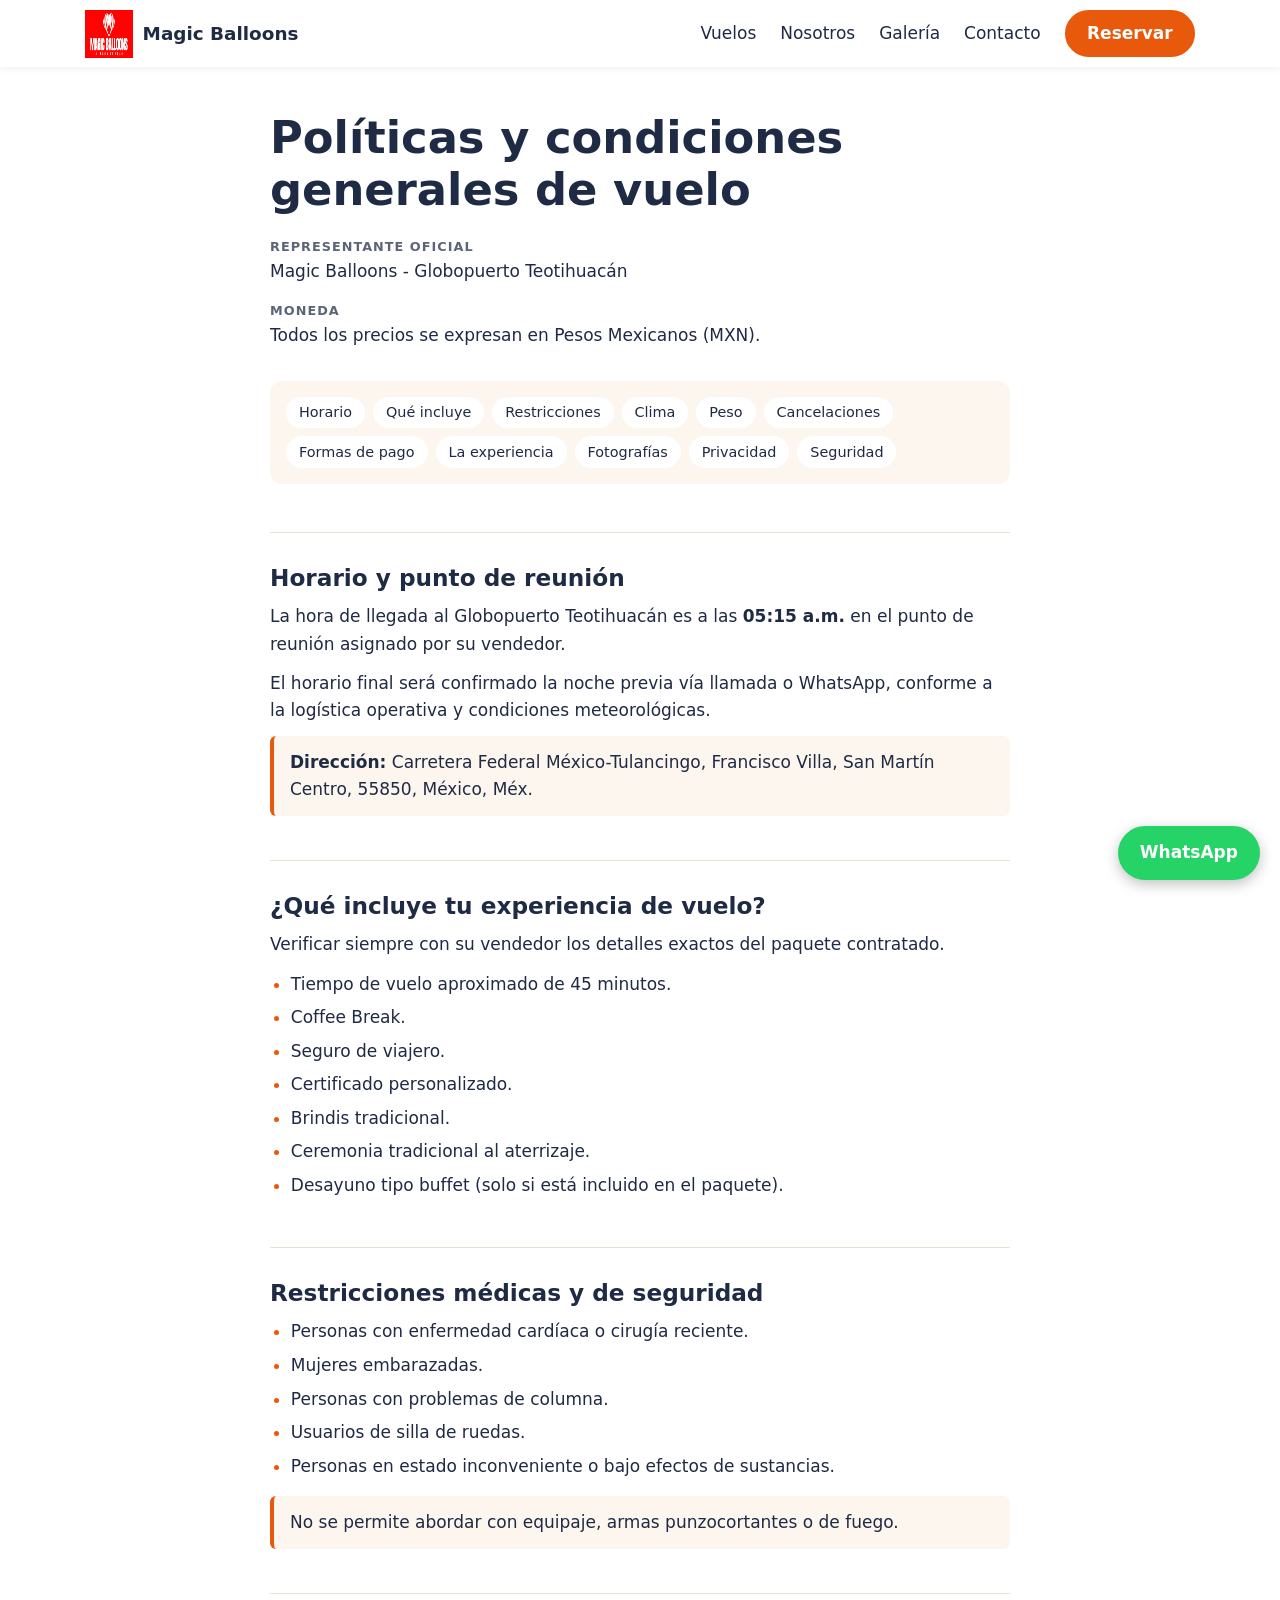
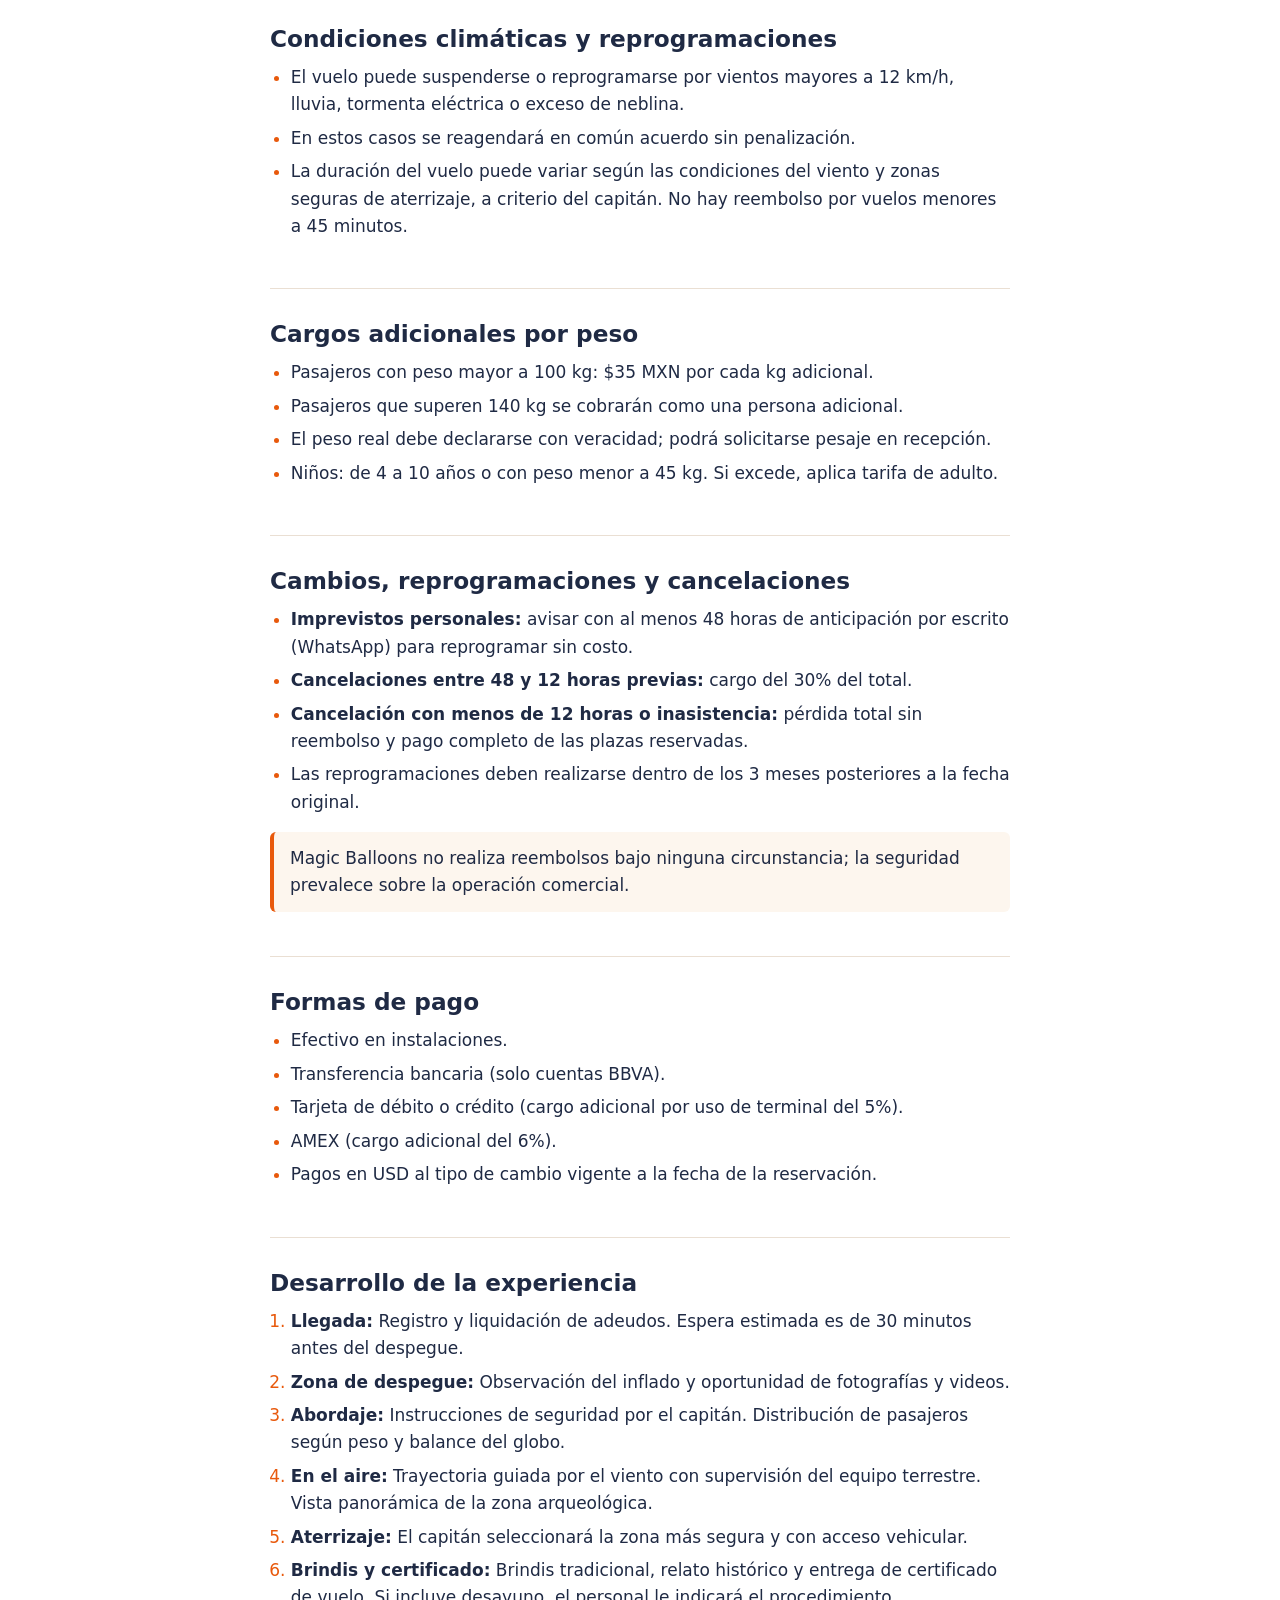
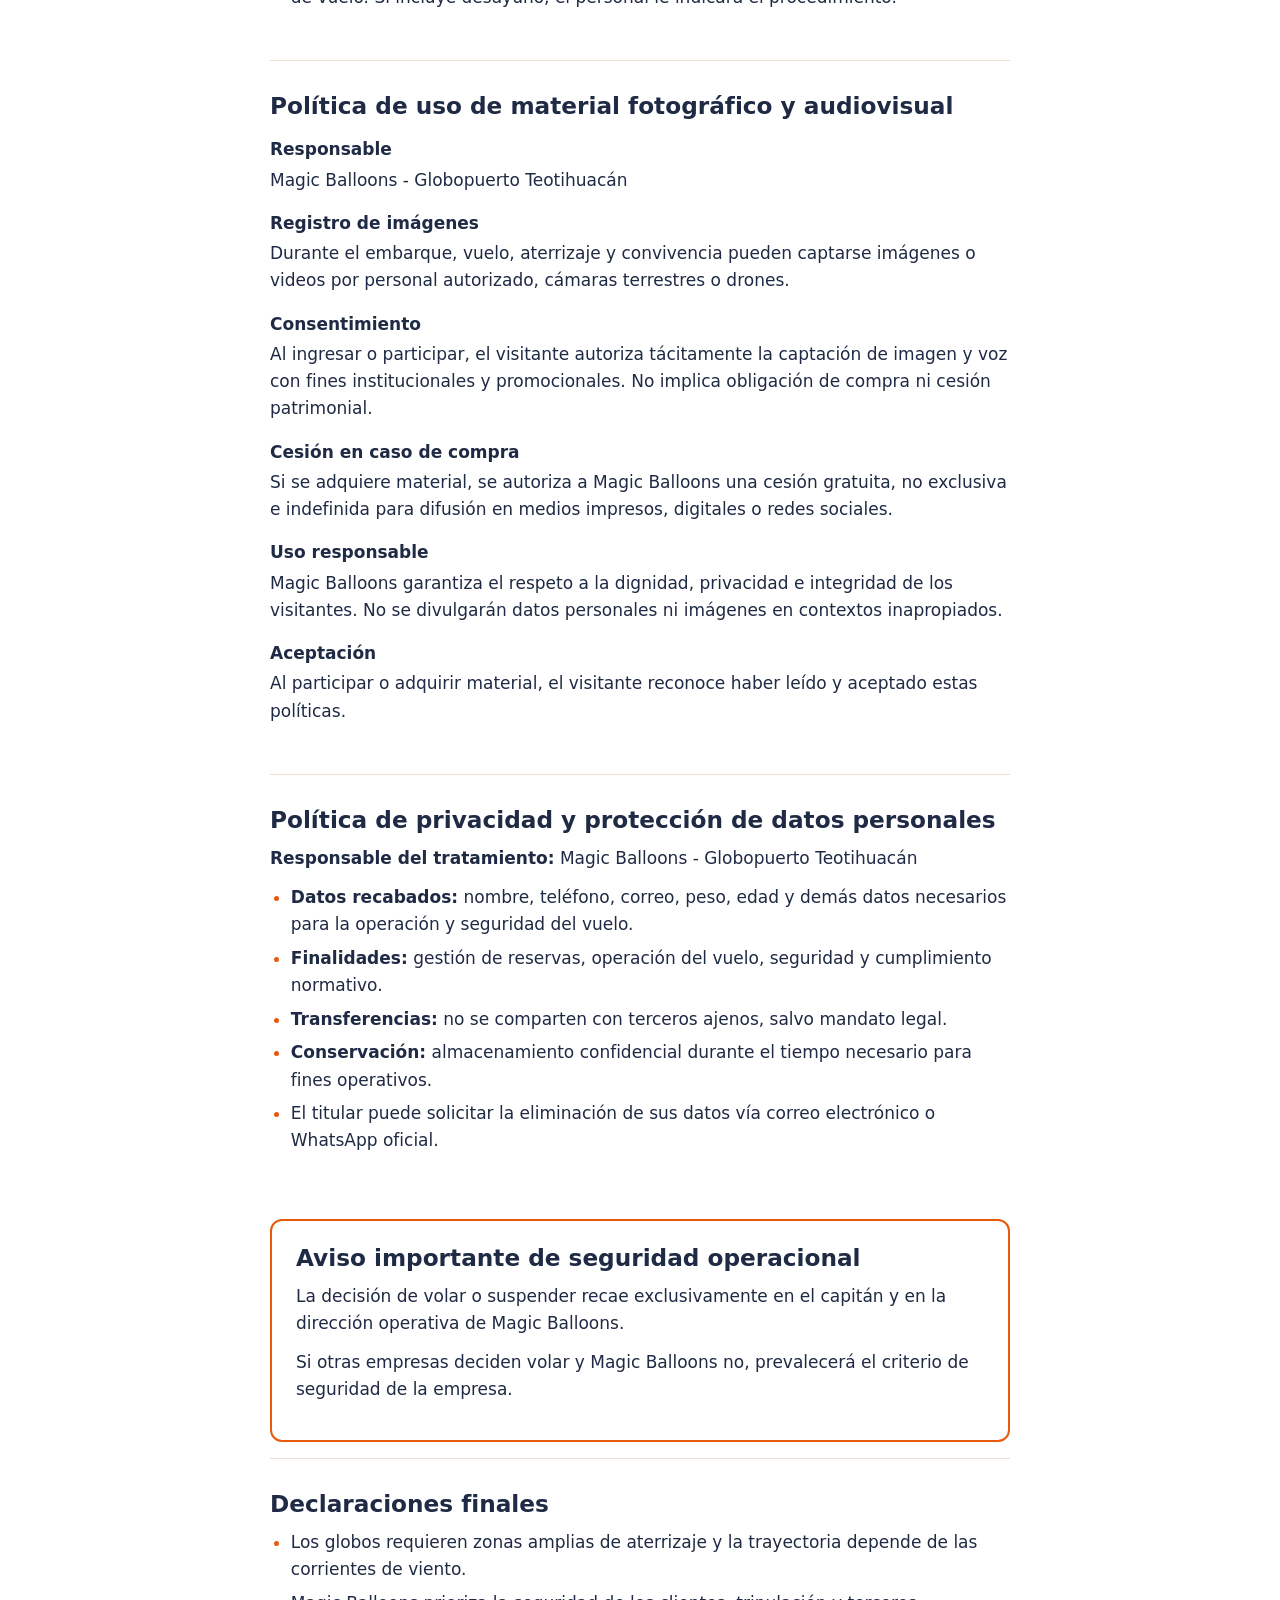
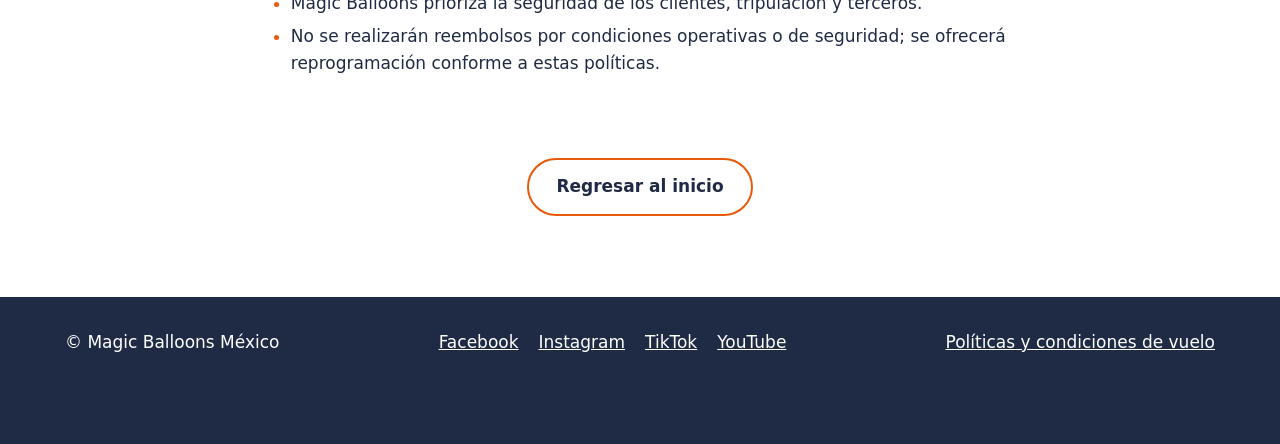
<file: politicas.html>
<!DOCTYPE html>
<html lang="es">
<head>
  <meta charset="UTF-8">
  <meta name="viewport" content="width=device-width, initial-scale=1.0">
  <title>Políticas y condiciones de vuelo — Magic Balloons México</title>
  <meta name="description" content="Políticas y condiciones generales de vuelo de Magic Balloons: horarios, restricciones, clima, cancelaciones, formas de pago y privacidad.">
  <link rel="icon" href="images/logo.png">
  <link rel="stylesheet" href="css/styles.css">
</head>
<body>

  <!-- ENCABEZADO: igual que en index.html, pero los enlaces regresan a la página principal -->
  <header class="header">
    <div class="header__inner">
      <a class="header__logo" href="index.html">
        <img src="images/logo.png" alt="Magic Balloons México" width="48" height="48">
        <span>Magic Balloons</span>
      </a>

      <button class="header__toggle" type="button" aria-expanded="false" aria-controls="menu">
        Menú
      </button>

      <nav class="nav" id="menu">
        <a class="nav__link" href="index.html#vuelos">Vuelos</a>
        <a class="nav__link" href="index.html#nosotros">Nosotros</a>
        <a class="nav__link" href="index.html#galeria">Galería</a>
        <a class="nav__link" href="index.html#contacto">Contacto</a>
        <a class="button button--small" href="https://fareharbor.com/embeds/book/magicballoonsmexico/?full-items=yes&language=es">Reservar</a>
      </nav>
    </div>
  </header>

  <main class="legal">

    <h1 class="legal__title">Políticas y condiciones generales de vuelo</h1>

    <dl class="legal__facts">
      <div>
        <dt>Representante oficial</dt>
        <dd>Magic Balloons - Globopuerto Teotihuacán</dd>
      </div>
      <div>
        <dt>Moneda</dt>
        <dd>Todos los precios se expresan en Pesos Mexicanos (MXN).</dd>
      </div>
    </dl>

    <!-- Índice: cada enlace salta a la sección con el mismo id -->
    <nav class="legal__index" aria-label="Contenido">
      <a href="#horario">Horario</a>
      <a href="#incluye">Qué incluye</a>
      <a href="#restricciones">Restricciones</a>
      <a href="#clima">Clima</a>
      <a href="#peso">Peso</a>
      <a href="#cancelaciones">Cancelaciones</a>
      <a href="#pago">Formas de pago</a>
      <a href="#experiencia">La experiencia</a>
      <a href="#fotografias">Fotografías</a>
      <a href="#privacidad">Privacidad</a>
      <a href="#seguridad">Seguridad</a>
    </nav>


    <section class="legal__section" id="horario">
      <h2>Horario y punto de reunión</h2>
      <p>La hora de llegada al Globopuerto Teotihuacán es a las <strong>05:15 a.m.</strong> en el punto de reunión asignado por su vendedor.</p>
      <p>El horario final será confirmado la noche previa vía llamada o WhatsApp, conforme a la logística operativa y condiciones meteorológicas.</p>
      <p class="legal__note"><strong>Dirección:</strong> Carretera Federal México-Tulancingo, Francisco Villa, San Martín Centro, 55850, México, Méx.</p>
    </section>


    <section class="legal__section" id="incluye">
      <h2>¿Qué incluye tu experiencia de vuelo?</h2>
      <p>Verificar siempre con su vendedor los detalles exactos del paquete contratado.</p>
      <ul>
        <li>Tiempo de vuelo aproximado de 45 minutos.</li>
        <li>Coffee Break.</li>
        <li>Seguro de viajero.</li>
        <li>Certificado personalizado.</li>
        <li>Brindis tradicional.</li>
        <li>Ceremonia tradicional al aterrizaje.</li>
        <li>Desayuno tipo buffet (solo si está incluido en el paquete).</li>
      </ul>
    </section>


    <section class="legal__section" id="restricciones">
      <h2>Restricciones médicas y de seguridad</h2>
      <ul>
        <li>Personas con enfermedad cardíaca o cirugía reciente.</li>
        <li>Mujeres embarazadas.</li>
        <li>Personas con problemas de columna.</li>
        <li>Usuarios de silla de ruedas.</li>
        <li>Personas en estado inconveniente o bajo efectos de sustancias.</li>
      </ul>
      <p class="legal__note">No se permite abordar con equipaje, armas punzocortantes o de fuego.</p>
    </section>


    <section class="legal__section" id="clima">
      <h2>Condiciones climáticas y reprogramaciones</h2>
      <ul>
        <li>El vuelo puede suspenderse o reprogramarse por vientos mayores a 12 km/h, lluvia, tormenta eléctrica o exceso de neblina.</li>
        <li>En estos casos se reagendará en común acuerdo sin penalización.</li>
        <li>La duración del vuelo puede variar según las condiciones del viento y zonas seguras de aterrizaje, a criterio del capitán. No hay reembolso por vuelos menores a 45 minutos.</li>
      </ul>
    </section>


    <section class="legal__section" id="peso">
      <h2>Cargos adicionales por peso</h2>
      <ul>
        <li>Pasajeros con peso mayor a 100 kg: $35 MXN por cada kg adicional.</li>
        <li>Pasajeros que superen 140 kg se cobrarán como una persona adicional.</li>
        <li>El peso real debe declararse con veracidad; podrá solicitarse pesaje en recepción.</li>
        <li>Niños: de 4 a 10 años o con peso menor a 45 kg. Si excede, aplica tarifa de adulto.</li>
      </ul>
    </section>


    <section class="legal__section" id="cancelaciones">
      <h2>Cambios, reprogramaciones y cancelaciones</h2>
      <ul>
        <li><strong>Imprevistos personales:</strong> avisar con al menos 48 horas de anticipación por escrito (WhatsApp) para reprogramar sin costo.</li>
        <li><strong>Cancelaciones entre 48 y 12 horas previas:</strong> cargo del 30% del total.</li>
        <li><strong>Cancelación con menos de 12 horas o inasistencia:</strong> pérdida total sin reembolso y pago completo de las plazas reservadas.</li>
        <li>Las reprogramaciones deben realizarse dentro de los 3 meses posteriores a la fecha original.</li>
      </ul>
      <p class="legal__note">Magic Balloons no realiza reembolsos bajo ninguna circunstancia; la seguridad prevalece sobre la operación comercial.</p>
    </section>


    <section class="legal__section" id="pago">
      <h2>Formas de pago</h2>
      <ul>
        <li>Efectivo en instalaciones.</li>
        <li>Transferencia bancaria (solo cuentas BBVA).</li>
        <li>Tarjeta de débito o crédito (cargo adicional por uso de terminal del 5%).</li>
        <li>AMEX (cargo adicional del 6%).</li>
        <li>Pagos en USD al tipo de cambio vigente a la fecha de la reservación.</li>
      </ul>
    </section>


    <section class="legal__section" id="experiencia">
      <h2>Desarrollo de la experiencia</h2>
      <ol class="legal__steps">
        <li><strong>Llegada:</strong> Registro y liquidación de adeudos. Espera estimada es de 30 minutos antes del despegue.</li>
        <li><strong>Zona de despegue:</strong> Observación del inflado y oportunidad de fotografías y videos.</li>
        <li><strong>Abordaje:</strong> Instrucciones de seguridad por el capitán. Distribución de pasajeros según peso y balance del globo.</li>
        <li><strong>En el aire:</strong> Trayectoria guiada por el viento con supervisión del equipo terrestre. Vista panorámica de la zona arqueológica.</li>
        <li><strong>Aterrizaje:</strong> El capitán seleccionará la zona más segura y con acceso vehicular.</li>
        <li><strong>Brindis y certificado:</strong> Brindis tradicional, relato histórico y entrega de certificado de vuelo. Si incluye desayuno, el personal le indicará el procedimiento.</li>
      </ol>
    </section>


    <section class="legal__section" id="fotografias">
      <h2>Política de uso de material fotográfico y audiovisual</h2>
      <dl class="legal__terms">
        <dt>Responsable</dt>
        <dd>Magic Balloons - Globopuerto Teotihuacán</dd>

        <dt>Registro de imágenes</dt>
        <dd>Durante el embarque, vuelo, aterrizaje y convivencia pueden captarse imágenes o videos por personal autorizado, cámaras terrestres o drones.</dd>

        <dt>Consentimiento</dt>
        <dd>Al ingresar o participar, el visitante autoriza tácitamente la captación de imagen y voz con fines institucionales y promocionales. No implica obligación de compra ni cesión patrimonial.</dd>

        <dt>Cesión en caso de compra</dt>
        <dd>Si se adquiere material, se autoriza a Magic Balloons una cesión gratuita, no exclusiva e indefinida para difusión en medios impresos, digitales o redes sociales.</dd>

        <dt>Uso responsable</dt>
        <dd>Magic Balloons garantiza el respeto a la dignidad, privacidad e integridad de los visitantes. No se divulgarán datos personales ni imágenes en contextos inapropiados.</dd>

        <dt>Aceptación</dt>
        <dd>Al participar o adquirir material, el visitante reconoce haber leído y aceptado estas políticas.</dd>
      </dl>
    </section>


    <section class="legal__section" id="privacidad">
      <h2>Política de privacidad y protección de datos personales</h2>
      <p><strong>Responsable del tratamiento:</strong> Magic Balloons - Globopuerto Teotihuacán</p>
      <ul>
        <li><strong>Datos recabados:</strong> nombre, teléfono, correo, peso, edad y demás datos necesarios para la operación y seguridad del vuelo.</li>
        <li><strong>Finalidades:</strong> gestión de reservas, operación del vuelo, seguridad y cumplimiento normativo.</li>
        <li><strong>Transferencias:</strong> no se comparten con terceros ajenos, salvo mandato legal.</li>
        <li><strong>Conservación:</strong> almacenamiento confidencial durante el tiempo necesario para fines operativos.</li>
        <li>El titular puede solicitar la eliminación de sus datos vía correo electrónico o WhatsApp oficial.</li>
      </ul>
    </section>


    <section class="legal__section legal__section--alert" id="seguridad">
      <h2>Aviso importante de seguridad operacional</h2>
      <p>La decisión de volar o suspender recae exclusivamente en el capitán y en la dirección operativa de Magic Balloons.</p>
      <p>Si otras empresas deciden volar y Magic Balloons no, prevalecerá el criterio de seguridad de la empresa.</p>
    </section>


    <section class="legal__section">
      <h2>Declaraciones finales</h2>
      <ul>
        <li>Los globos requieren zonas amplias de aterrizaje y la trayectoria depende de las corrientes de viento.</li>
        <li>Magic Balloons prioriza la seguridad de los clientes, tripulación y terceros.</li>
        <li>No se realizarán reembolsos por condiciones operativas o de seguridad; se ofrecerá reprogramación conforme a estas políticas.</li>
      </ul>
    </section>

    <p class="legal__back"><a class="button button--ghost" href="index.html">Regresar al inicio</a></p>

  </main>


  <footer class="footer">
    <div class="footer__inner">
      <p>&copy; Magic Balloons México</p>
      <nav class="footer__social">
        <a href="https://www.facebook.com/magicballoonsmexico">Facebook</a>
        <a href="https://www.instagram.com/magicballoonsmexico">Instagram</a>
        <a href="https://www.tiktok.com/@magicballoonsmexico">TikTok</a>
        <a href="https://www.youtube.com/@MagicBallonsMexico">YouTube</a>
      </nav>
      <a href="politicas.html">Políticas y condiciones de vuelo</a>
    </div>
  </footer>

  <a class="whatsapp" href="https://wa.link/82540x" aria-label="Escríbenos por WhatsApp">WhatsApp</a>

  <script src="https://fareharbor.com/embeds/api/v1/?autolightframe=yes"></script>
  <script src="js/main.js"></script>
</body>
</html>
</file>
<file: css/styles.css>
/* ==============================================================
   Magic Balloons — estilos
   Cada bloque de abajo corresponde a una sección de index.html.
   Los nombres siguen el patrón bloque__elemento--variante (BEM):
     .package            la tarjeta
     .package__price     una parte de la tarjeta
     .button--ghost      una versión distinta del botón

   Colores de la marca (búscalos con Ctrl+F para cambiarlos):
     #e8590c  naranja (botones)
     #1f2a44  azul noche (textos y pie de página)
     #fdf6ee  crema (fondos de sección)
   ============================================================== */


/* ---------- Base ---------- */

*,
*::before,
*::after {
  box-sizing: border-box;
}

html {
  scroll-behavior: smooth;
  scroll-padding-top: 72px; /* para que el menú fijo no tape los títulos */
}

body {
  margin: 0;
  font-family: "Segoe UI", system-ui, -apple-system, Roboto, sans-serif;
  font-size: 17px;
  line-height: 1.6;
  color: #1f2a44;
  background: #ffffff;
}

img {
  display: block;
  max-width: 100%;
}

h1,
h2,
h3 {
  line-height: 1.15;
  margin: 0 0 0.5em;
}

a {
  color: inherit;
}


/* ---------- Botones ---------- */

.button {
  display: inline-block;
  padding: 0.8em 1.6em;
  border: 2px solid #e8590c;
  border-radius: 999px;
  background: #e8590c;
  color: #ffffff;
  font-weight: 600;
  text-decoration: none;
  text-align: center;
  transition: background 0.2s, transform 0.2s;
}

.button:hover {
  background: #c94a06;
  border-color: #c94a06;
  transform: translateY(-2px);
}

.button--ghost {
  background: transparent;
  color: inherit;
}

/* Sobre la foto de portada el botón transparente necesita borde blanco */
.hero .button--ghost {
  border-color: #ffffff;
}

.button--ghost:hover {
  background: rgba(232, 89, 12, 0.12);
}

.button--small {
  padding: 0.45em 1.2em;
  color: #ffffff;
}


/* ---------- Encabezado ---------- */

.header {
  position: fixed;
  inset: 0 0 auto 0;
  z-index: 10;
  background: rgba(255, 255, 255, 0.95);
  box-shadow: 0 1px 8px rgba(0, 0, 0, 0.08);
}

.header__inner {
  display: flex;
  align-items: center;
  justify-content: space-between;
  max-width: 1150px;
  margin: 0 auto;
  padding: 0.6rem 1.25rem;
}

.header__logo {
  display: flex;
  align-items: center;
  gap: 0.6rem;
  font-weight: 700;
  font-size: 1.15rem;
  text-decoration: none;
}

.header__toggle {
  display: none;
  padding: 0.4em 1em;
  border: 1px solid #1f2a44;
  border-radius: 6px;
  background: none;
  font: inherit;
  cursor: pointer;
}

.nav {
  display: flex;
  align-items: center;
  gap: 1.5rem;
}

.nav__link {
  font-weight: 500;
  text-decoration: none;
}

.nav__link:hover {
  color: #e8590c;
}


/* ---------- Portada ---------- */

.hero {
  display: flex;
  align-items: center;
  min-height: 92vh;
  padding: 7rem 1.25rem 4rem;
  /* capa oscura encima de la foto para que se lea el texto */
  background:
    linear-gradient(rgba(15, 20, 40, 0.55), rgba(15, 20, 40, 0.35)),
    url("https://magicballoonsmexico.com/wp-content/uploads/2025/09/slide1.jpg") center / cover,
    #1f2a44;
  color: #ffffff;
}

.hero__content {
  max-width: 1150px;
  width: 100%;
  margin: 0 auto;
}

.hero__eyebrow {
  margin: 0 0 0.5rem;
  text-transform: uppercase;
  letter-spacing: 0.15em;
  font-size: 0.85rem;
}

.hero__title {
  font-size: clamp(2.6rem, 8vw, 5rem);
  max-width: 12ch;
  text-shadow: 0 2px 20px rgba(0, 0, 0, 0.35);
}

.hero__text {
  font-size: 1.25rem;
  max-width: 34ch;
  margin: 0 0 2rem;
}

.hero__actions {
  display: flex;
  flex-wrap: wrap;
  gap: 1rem;
}


/* ---------- Secciones ---------- */

.section {
  padding: 5rem 1.25rem;
}

.section--tinted {
  background: #fdf6ee;
}

.section__inner {
  max-width: 1150px;
  margin: 0 auto;
}

.section__title {
  font-size: clamp(1.9rem, 4vw, 2.6rem);
}

/* Rayita naranja debajo de cada título */
.section__title::after {
  content: "";
  display: block;
  width: 56px;
  height: 4px;
  margin-top: 0.6rem;
  border-radius: 2px;
  background: #e8590c;
}

.contact .section__title::after {
  margin-left: auto;
  margin-right: auto;
}

.section__lead {
  max-width: 55ch;
  margin: 0 0 2.5rem;
  font-size: 1.1rem;
}


/* ---------- Paquetes ---------- */

.packages {
  display: grid;
  grid-template-columns: repeat(auto-fit, minmax(250px, 1fr));
  gap: 1.5rem;
}

.package {
  display: flex;
  flex-direction: column;
  overflow: hidden;
  border-radius: 16px;
  background: #ffffff;
  box-shadow: 0 4px 20px rgba(31, 42, 68, 0.1);
  transition: transform 0.25s, box-shadow 0.25s;
}

.package:hover {
  transform: translateY(-6px);
  box-shadow: 0 14px 34px rgba(31, 42, 68, 0.18);
}

.package__image {
  width: 100%;
  aspect-ratio: 4 / 3;
  object-fit: cover;
  background: #fdf6ee; /* se ve mientras no haya foto */
}

.package__body {
  display: flex;
  flex-direction: column;
  flex: 1;
  padding: 1.5rem;
}

.package__name {
  font-size: 1.5rem;
  margin: 0;
}

.package__summary {
  margin: 0 0 1rem;
  color: #5b6478;
}

.package__price {
  margin: 0 0 1rem;
  font-size: 2rem;
  font-weight: 700;
  color: #e8590c;
}

.package__unit {
  display: block; /* "MXN por persona" en su propia línea, debajo del precio */
  font-size: 0.9rem;
  font-weight: 400;
  color: #5b6478;
}

.package__list {
  flex: 1; /* empuja el botón hasta abajo para que todos queden alineados */
  margin: 0 0 1.5rem;
  padding-left: 1.2rem;
  font-size: 0.95rem;
}

.package__button {
  width: 100%;
}


/* ---------- Nosotros ---------- */

.about {
  display: grid;
  grid-template-columns: 1fr 1fr;
  gap: 3rem;
  align-items: center;
}

.about__image {
  width: 100%;
  aspect-ratio: 4 / 5;
  object-fit: cover;
  border-radius: 16px;
  box-shadow: 0 10px 30px rgba(31, 42, 68, 0.15);
}

.facts {
  display: grid;
  gap: 1rem;
  margin: 1.5rem 0 0;
  padding: 0;
  list-style: none;
}

.facts__item {
  padding: 1rem 1.25rem;
  border-left: 4px solid #e8590c;
  border-radius: 8px;
  background: #ffffff;
}

.facts__number {
  display: block;
  font-size: 1.5rem;
}


/* ---------- Opiniones ---------- */

.reviews {
  display: grid;
  grid-template-columns: repeat(auto-fit, minmax(260px, 1fr));
  gap: 1.5rem;
}

.review {
  display: flex;
  flex-direction: column;
  margin: 0;
  padding: 1.75rem;
  border-radius: 16px;
  background: #fdf6ee;
}

/* Los círculos verdes de TripAdvisor */
.review__stars {
  font-size: 1.2rem;
  letter-spacing: 2px;
  color: #00aa6c;
}

.review__quote {
  flex: 1; /* alinea autor y enlace al fondo de todas las tarjetas */
  margin: 0.5rem 0 1rem;
  font-size: 1.1rem;
  font-style: italic;
}

.review__author {
  font-weight: 600;
}

.review__link {
  margin-top: 0.4rem;
  font-size: 0.9rem;
  color: #e8590c;
}

.reviews__more {
  margin: 2rem 0 0;
  text-align: center;
}


/* ---------- Galería ---------- */

.gallery {
  display: grid;
  /* 4 columnas: con 12 fotos quedan 3 filas completas, sin huecos */
  grid-template-columns: repeat(4, 1fr);
  gap: 0.75rem;
}

.gallery__image {
  width: 100%;
  aspect-ratio: 1;
  object-fit: cover;
  border-radius: 10px;
  background: #ffffff;
  cursor: zoom-in;
  transition: opacity 0.2s;
}

.gallery__image:hover {
  opacity: 0.85;
}

.lightbox {
  max-width: 92vw;
  max-height: 92vh;
  padding: 0;
  border: 0;
  border-radius: 10px;
  background: transparent;
}

.lightbox::backdrop {
  background: rgba(0, 0, 0, 0.85);
}

.lightbox__image {
  max-width: 92vw;
  max-height: 92vh;
}

.lightbox__close {
  position: absolute;
  top: 0.5rem;
  right: 0.5rem;
  width: 2.5rem;
  height: 2.5rem;
  border: 0;
  border-radius: 50%;
  background: rgba(0, 0, 0, 0.6);
  color: #ffffff;
  font-size: 1.6rem;
  cursor: pointer;
}


/* ---------- Contacto ---------- */

.contact {
  text-align: center;
  color: #ffffff;
  background:
    linear-gradient(rgba(15, 20, 40, 0.7), rgba(15, 20, 40, 0.7)),
    url("https://magicballoonsmexico.com/wp-content/uploads/2025/09/slide2.jpg") center / cover,
    #1f2a44;
}

.contact .button--ghost {
  border-color: #ffffff;
}

.contact .section__lead {
  margin-left: auto;
  margin-right: auto;
}

.contact__actions {
  display: flex;
  flex-wrap: wrap;
  justify-content: center;
  gap: 1rem;
}


/* ---------- Pie de página ---------- */

.footer {
  /* el espacio de abajo es para que el botón de WhatsApp no tape los enlaces */
  padding: 2rem 1.25rem 5.5rem;
  background: #1f2a44;
  color: #ffffff;
}

.footer__inner {
  display: flex;
  flex-wrap: wrap;
  justify-content: space-between;
  align-items: center;
  gap: 1rem;
  max-width: 1150px;
  margin: 0 auto;
}

.footer p {
  margin: 0;
}

.footer__social {
  display: flex;
  gap: 1.25rem;
}


/* ---------- Botón flotante de WhatsApp ---------- */

.whatsapp {
  position: fixed;
  right: 1.25rem;
  bottom: 1.25rem;
  z-index: 10;
  padding: 0.8em 1.3em;
  border-radius: 999px;
  background: #25d366;
  color: #ffffff;
  font-weight: 600;
  text-decoration: none;
  box-shadow: 0 4px 14px rgba(0, 0, 0, 0.25);
}


/* ---------- Celulares (pantallas menores a 760px) ---------- */

@media (max-width: 760px) {
  .header__toggle {
    display: block;
  }

  .nav {
    display: none;
    position: absolute;
    top: 100%;
    left: 0;
    right: 0;
    flex-direction: column;
    padding: 1rem 1.25rem 1.5rem;
    background: #ffffff;
    box-shadow: 0 8px 12px rgba(0, 0, 0, 0.08);
  }

  .nav--open {
    display: flex;
  }

  .about {
    grid-template-columns: 1fr;
  }

  .about__image {
    aspect-ratio: 4 / 3;
  }

  .gallery {
    grid-template-columns: repeat(2, 1fr);
  }

  .section {
    padding: 3.5rem 1.25rem;
  }
}


/* ---------- Página de políticas (politicas.html) ---------- */

.legal {
  max-width: 780px; /* líneas cortas = texto largo más fácil de leer */
  margin: 0 auto;
  padding: 7rem 1.25rem 4rem;
}

.legal__title {
  font-size: clamp(2rem, 5vw, 2.8rem);
}

.legal__facts {
  display: flex;
  flex-wrap: wrap;
  gap: 1rem 2.5rem;
  margin: 0 0 2rem;
  color: #5b6478;
}

.legal__facts dt {
  font-size: 0.8rem;
  font-weight: 600;
  text-transform: uppercase;
  letter-spacing: 0.08em;
}

.legal__facts dd {
  margin: 0;
  color: #1f2a44;
}

.legal__index {
  display: flex;
  flex-wrap: wrap;
  gap: 0.5rem;
  margin: 0 0 3rem;
  padding: 1rem;
  border-radius: 12px;
  background: #fdf6ee;
}

.legal__index a {
  padding: 0.3em 0.9em;
  border-radius: 999px;
  background: #ffffff;
  font-size: 0.9rem;
  text-decoration: none;
}

.legal__index a:hover {
  color: #e8590c;
}

.legal__section {
  padding: 2rem 0;
  border-top: 1px solid #eadfd3;
}

.legal__section h2 {
  font-size: 1.45rem;
}

.legal__section p {
  margin: 0 0 0.75rem;
}

.legal__section ul,
.legal__section ol {
  margin: 0 0 1rem;
  padding-left: 1.3rem;
}

.legal__section li {
  margin-bottom: 0.4rem;
}

.legal__section li::marker {
  color: #e8590c;
}

.legal__note {
  padding: 0.8rem 1rem;
  border-left: 4px solid #e8590c;
  border-radius: 6px;
  background: #fdf6ee;
}

.legal__section--alert {
  margin: 1rem 0;
  padding: 1.5rem;
  border: 2px solid #e8590c;
  border-radius: 12px;
}

.legal__terms dt {
  margin-top: 1rem;
  font-weight: 700;
}

.legal__terms dd {
  margin: 0.2rem 0 0;
}

.legal__back {
  margin-top: 2rem;
  text-align: center;
}
</file>
